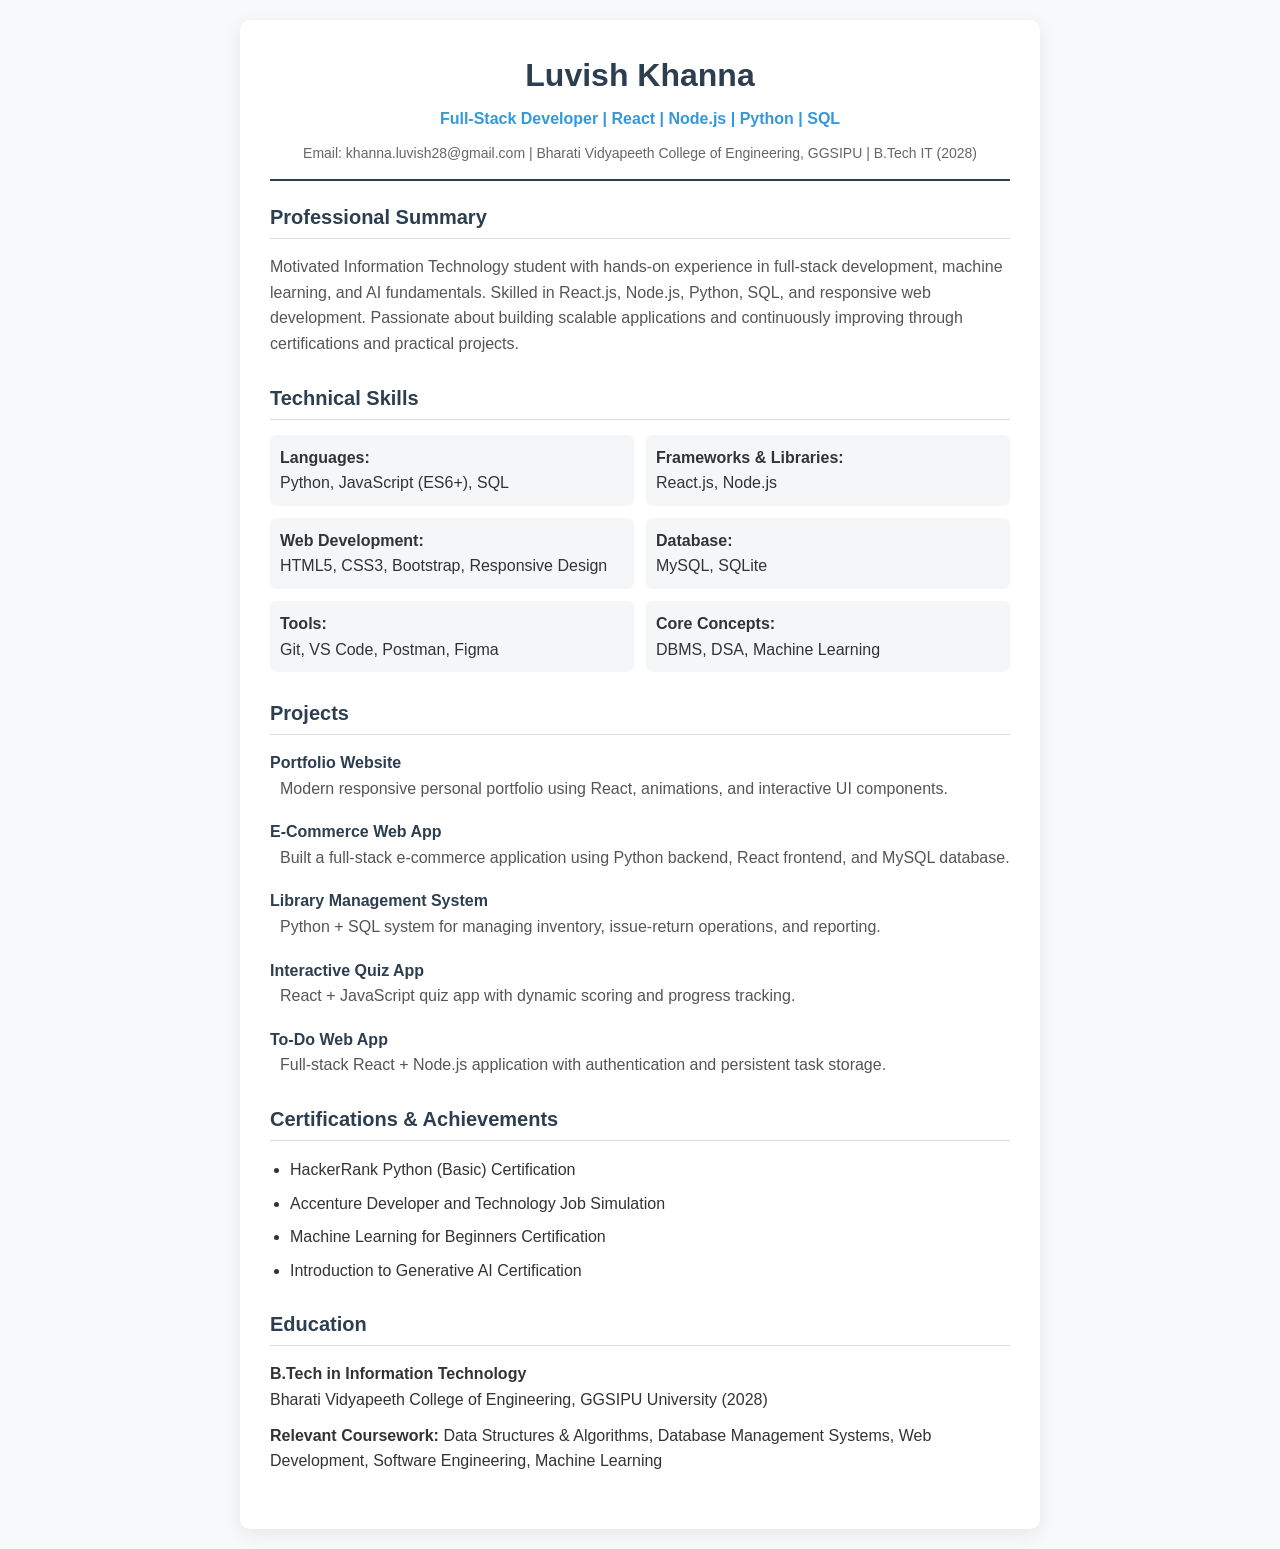
<file: resume.html>
<!DOCTYPE html>
<html>
<head>
    <style>
        body {
            font-family: 'Segoe UI', Arial, sans-serif;
            line-height: 1.6;
            color: #333;
            max-width: 800px;
            margin: 0 auto;
            padding: 20px;
            background: #f8f9fa;
        }

        .resume-container {
            background: white;
            padding: 30px;
            border-radius: 10px;
            box-shadow: 0 5px 20px rgba(0,0,0,0.08);
        }

        .header {
            text-align: center;
            border-bottom: 2px solid #2c3e50;
            padding-bottom: 15px;
            margin-bottom: 20px;
        }

        .name {
            font-size: 32px;
            font-weight: bold;
            color: #2c3e50;
            margin-bottom: 5px;
        }

        .role {
            font-size: 16px;
            color: #3498db;
            font-weight: 600;
            margin-bottom: 10px;
        }

        .contact-info {
            font-size: 14px;
            color: #666;
        }

        .section {
            margin-bottom: 25px;
        }

        .section-title {
            font-size: 20px;
            font-weight: bold;
            color: #2c3e50;
            border-bottom: 1px solid #ddd;
            padding-bottom: 5px;
            margin-bottom: 15px;
        }

        .summary {
            color: #555;
        }

        .skills-grid {
            display: grid;
            grid-template-columns: repeat(auto-fit, minmax(240px, 1fr));
            gap: 12px;
        }

        .skill-box {
            background: #f4f6f8;
            padding: 10px;
            border-radius: 6px;
        }

        .project-item {
            margin-bottom: 18px;
        }

        .project-title {
            font-weight: bold;
            color: #2c3e50;
            font-size: 16px;
        }

        .project-description {
            margin-left: 10px;
            color: #555;
        }

        ul {
            padding-left: 20px;
        }

        li {
            margin-bottom: 8px;
        }
    </style>
</head>

<body>

    <div class="resume-container">

        <div class="header">
            <div class="name">Luvish Khanna</div>

            <div class="role">
                Full-Stack Developer | React | Node.js | Python | SQL
            </div>

            <div class="contact-info">
                Email: khanna.luvish28@gmail.com |
                Bharati Vidyapeeth College of Engineering, GGSIPU |
                B.Tech IT (2028)
            </div>
        </div>

        <!-- SUMMARY -->

        <div class="section">
            <div class="section-title">Professional Summary</div>

            <div class="summary">
                Motivated Information Technology student with hands-on experience in
                full-stack development, machine learning, and AI fundamentals.
                Skilled in React.js, Node.js, Python, SQL, and responsive web development.
                Passionate about building scalable applications and continuously improving
                through certifications and practical projects.
            </div>
        </div>

        <!-- SKILLS -->

        <div class="section">
            <div class="section-title">Technical Skills</div>

            <div class="skills-grid">

                <div class="skill-box">
                    <strong>Languages:</strong><br>
                    Python, JavaScript (ES6+), SQL
                </div>

                <div class="skill-box">
                    <strong>Frameworks & Libraries:</strong><br>
                    React.js, Node.js
                </div>

                <div class="skill-box">
                    <strong>Web Development:</strong><br>
                    HTML5, CSS3, Bootstrap, Responsive Design
                </div>

                <div class="skill-box">
                    <strong>Database:</strong><br>
                    MySQL, SQLite
                </div>

                <div class="skill-box">
                    <strong>Tools:</strong><br>
                    Git, VS Code, Postman, Figma
                </div>

                <div class="skill-box">
                    <strong>Core Concepts:</strong><br>
                    DBMS, DSA, Machine Learning
                </div>

            </div>
        </div>

        <!-- PROJECTS -->

        <div class="section">
            <div class="section-title">Projects</div>

            <div class="project-item">
                <div class="project-title">Portfolio Website</div>
                <div class="project-description">
                    Modern responsive personal portfolio using React, animations, and interactive UI components.
                </div>
            </div>

            <div class="project-item">
                <div class="project-title">E-Commerce Web App</div>
                <div class="project-description">
                    Built a full-stack e-commerce application using Python backend, React frontend, and MySQL database.
                </div>
            </div>

            <div class="project-item">
                <div class="project-title">Library Management System</div>
                <div class="project-description">
                    Python + SQL system for managing inventory, issue-return operations, and reporting.
                </div>
            </div>

            <div class="project-item">
                <div class="project-title">Interactive Quiz App</div>
                <div class="project-description">
                    React + JavaScript quiz app with dynamic scoring and progress tracking.
                </div>
            </div>

            <div class="project-item">
                <div class="project-title">To-Do Web App</div>
                <div class="project-description">
                    Full-stack React + Node.js application with authentication and persistent task storage.
                </div>
            </div>
        </div>

        <!-- CERTIFICATIONS -->

        <div class="section">
            <div class="section-title">Certifications & Achievements</div>

            <ul>
                <li>HackerRank Python (Basic) Certification</li>
                <li>Accenture Developer and Technology Job Simulation</li>
                <li>Machine Learning for Beginners Certification</li>
                <li>Introduction to Generative AI Certification</li>
            </ul>
        </div>

        <!-- EDUCATION -->

        <div class="section">
            <div class="section-title">Education</div>

            <div>
                <strong>B.Tech in Information Technology</strong>
            </div>

            <div>
                Bharati Vidyapeeth College of Engineering, GGSIPU University (2028)
            </div>

            <div style="margin-top:10px;">
                <strong>Relevant Coursework:</strong>
                Data Structures & Algorithms, Database Management Systems,
                Web Development, Software Engineering, Machine Learning
            </div>
        </div>

    </div>

</body>
</html>
</file>
